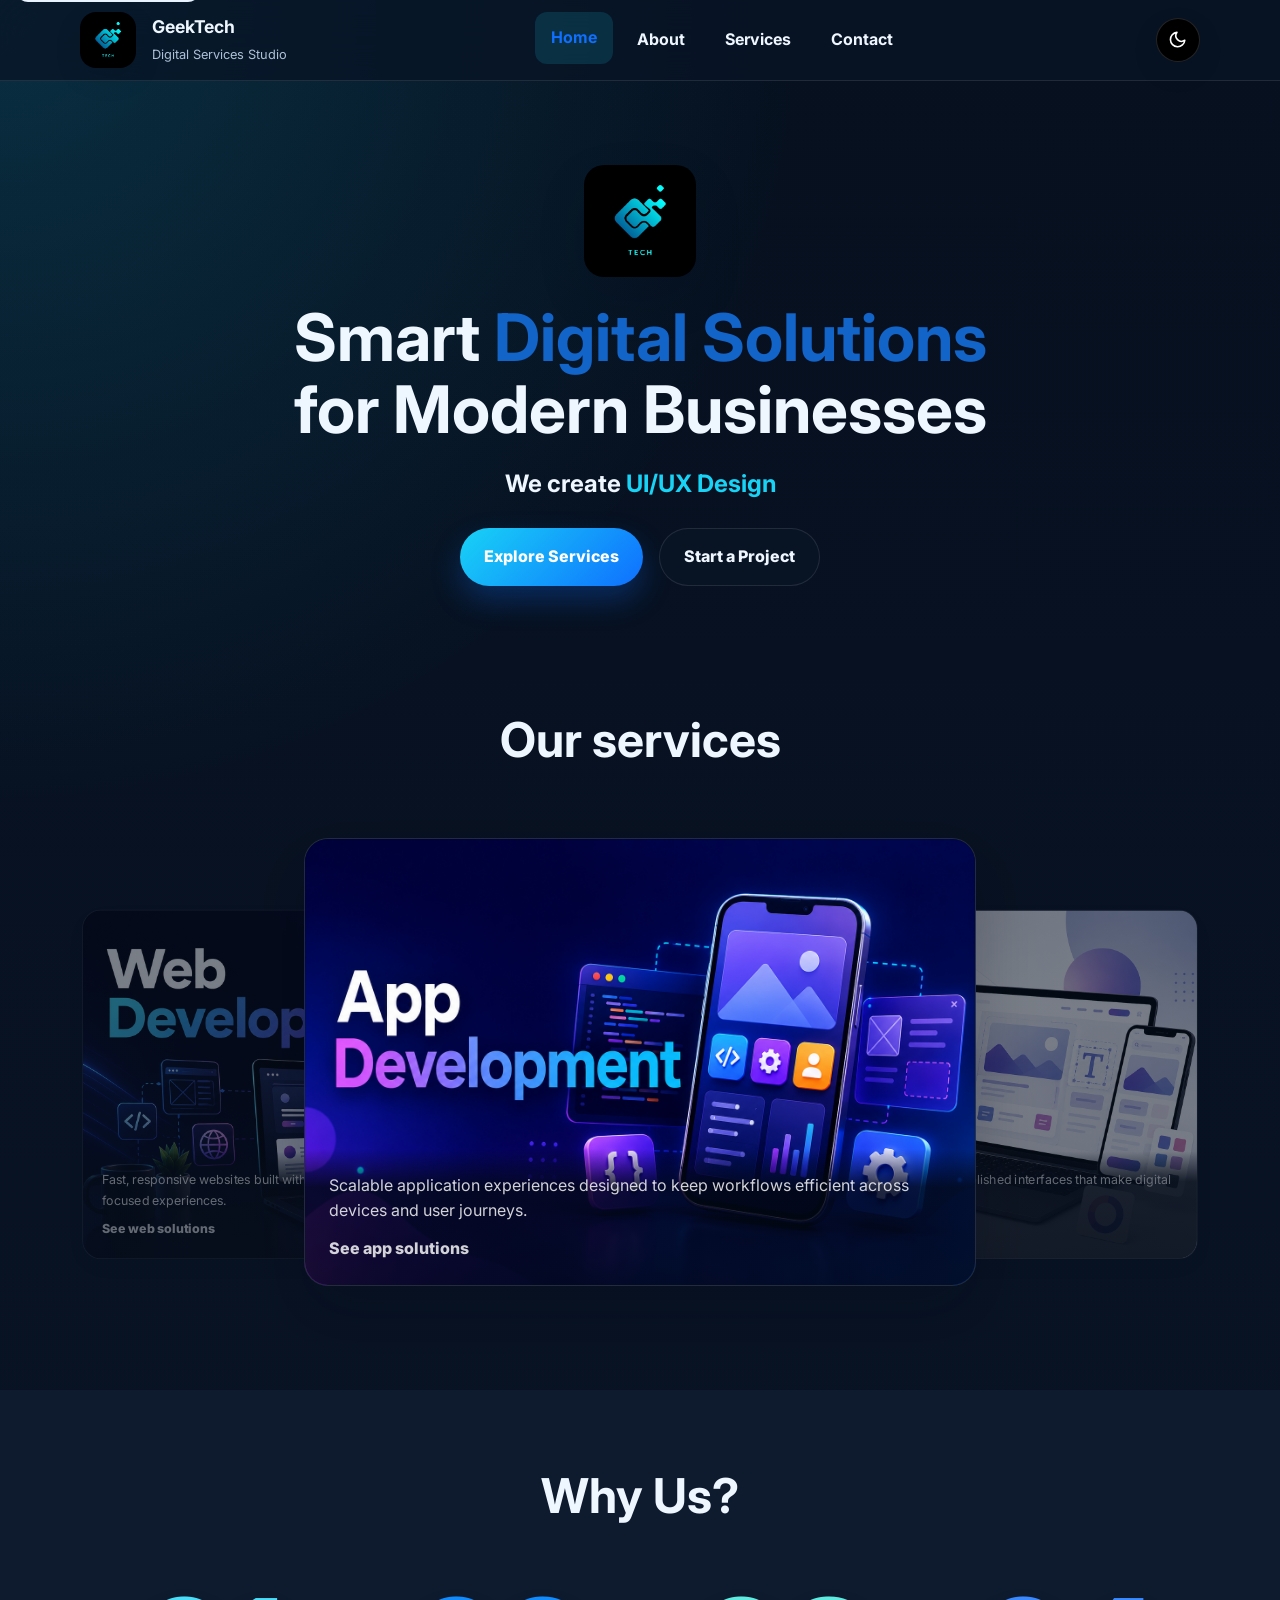
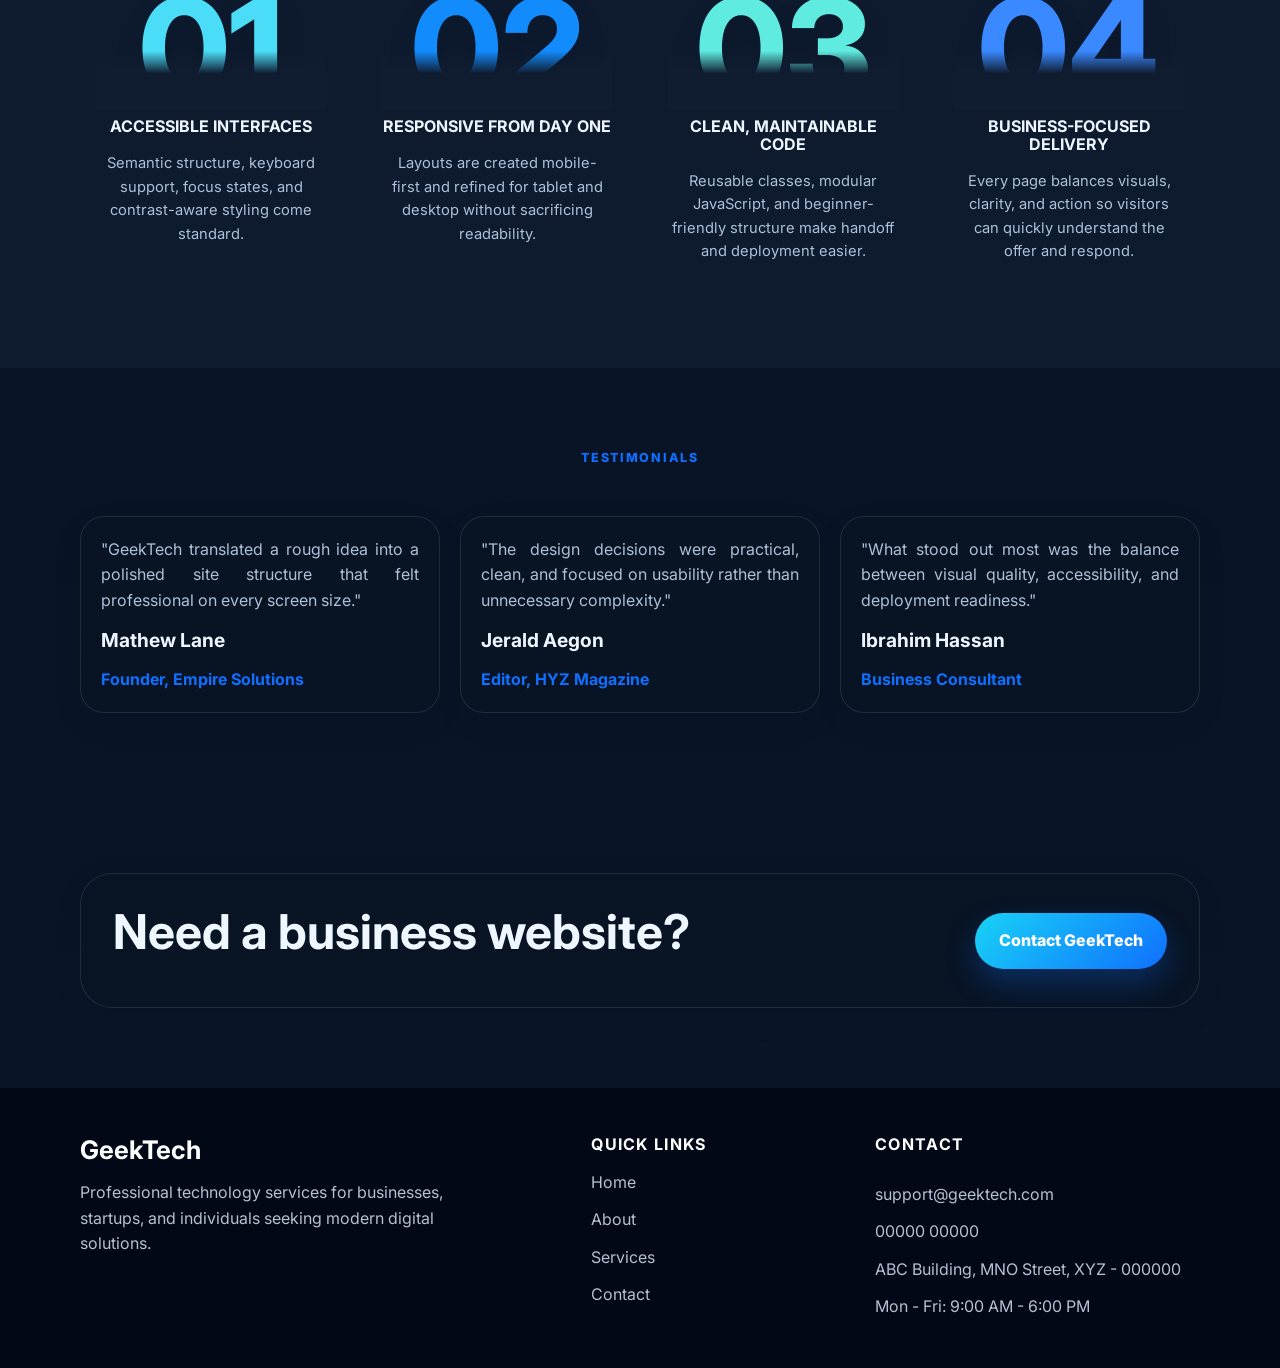
<file: index.html>
<!DOCTYPE html>
<html lang="en">
<head>
    <meta charset="UTF-8">
    <meta name="viewport" content="width=device-width, initial-scale=1.0">
    <meta name="description" content="GeekTech delivers web development, app development, and UI/UX design solutions for modern businesses.">
    <title>GeekTech | Smart Digital Solutions</title>
    <link rel="icon" type="image/jpeg" href="images/logo.jpg">
    <link rel="preconnect" href="https://fonts.googleapis.com">
    <link rel="preconnect" href="https://fonts.gstatic.com" crossorigin>
    <link href="https://fonts.googleapis.com/css2?family=Inter:wght@400;500;600;700;800&display=swap" rel="stylesheet">
    <link rel="stylesheet" href="css/style.css">
</head>
<body data-page="home">
    <a class="skip-link" href="#main-content">Skip to main content</a>

    <header class="site-header">
        <div class="container nav-container">
            <a class="brand-mark" href="index.html" aria-label="GeekTech home page">
                <img src="images/logo.jpg" alt="GeekTech brand logo" width="56" height="56">
                <span>
                    <strong>GeekTech</strong>
                    <small>Digital Services Studio</small>
                </span>
            </a>

            <button class="nav-toggle" type="button" aria-expanded="false" aria-controls="primary-navigation" aria-label="Open navigation menu">
                <span></span>
                <span></span>
                <span></span>
            </button>

            <nav class="primary-nav" aria-label="Primary navigation">
                <ul id="primary-navigation" class="nav-list">
                    <li><a href="index.html" data-nav-link="home">Home</a></li>
                    <li><a href="about.html" data-nav-link="about">About</a></li>
                    <li><a href="services.html" data-nav-link="services">Services</a></li>
                    <li><a href="contact.html" data-nav-link="contact">Contact</a></li>
                </ul>
            </nav>

            <button class="theme-toggle" type="button" aria-label="Toggle dark mode">
                <span class="theme-toggle__icon theme-toggle__icon--sun" aria-hidden="true">
                    <svg viewBox="0 0 24 24" role="img" focusable="false">
                        <circle cx="12" cy="12" r="4"></circle>
                        <path d="M12 2v2M12 20v2M4.93 4.93l1.41 1.41M17.66 17.66l1.41 1.41M2 12h2M20 12h2M4.93 19.07l1.41-1.41M17.66 6.34l1.41-1.41"></path>
                    </svg>
                </span>
                <span class="theme-toggle__icon theme-toggle__icon--moon" aria-hidden="true">
                    <svg viewBox="0 0 24 24" role="img" focusable="false">
                        <path d="M21 12.79A9 9 0 1 1 11.21 3 7 7 0 0 0 21 12.79z"></path>
                    </svg>
                </span>
            </button>
        </div>
    </header>

    <main id="main-content">
        <section class="hero-section">
            <div class="container hero-grid">
                <div class="hero-copy reveal">
                    <img class="hero-logo" src="images/logo.jpg" alt="GeekTech brand logo" width="112" height="112">
                    <h1 class="hero-title">
                        <span class="hero-title__line">Smart <span class="hero-title__accent">Digital Solutions</span></span>
                        <span class="hero-title__line">for Modern Businesses</span>
                    </h1>
                    <div class="typing-line" aria-live="polite">
                        We create <span id="typing-text">UI/UX Design</span>
                    </div>
                    <div class="hero-actions">
                        <a class="btn btn-primary" href="services.html">Explore Services</a>
                        <a class="btn btn-secondary" href="contact.html">Start a Project</a>
                    </div>
                </div>

            </div>
        </section>

        <section class="section reveal">
            <div class="container">
                <div class="section-heading section-heading--center">
                    <h2>Our services</h2>
                </div>

                <div class="card-grid card-grid--three services-stack" aria-label="GeekTech services">
                    <article class="info-card service-card" tabindex="0" aria-label="Web Development">
                        <img src="images/Web.png" alt="Web development service illustration" loading="lazy">
                        <div class="info-card__content">
                            <p>Fast, responsive websites built with strong structure, accessible UI, and conversion-focused experiences.</p>
                            <a class="text-link" href="services.html">See web solutions</a>
                        </div>
                    </article>

                    <article class="info-card service-card" tabindex="0" aria-label="App Development">
                        <img src="images/App.png" alt="App development service illustration" loading="lazy">
                        <div class="info-card__content">
                            <p>Scalable application experiences designed to keep workflows efficient across devices and user journeys.</p>
                            <a class="text-link" href="services.html">See app solutions</a>
                        </div>
                    </article>

                    <article class="info-card service-card" tabindex="0" aria-label="UI/UX Design">
                        <img src="images/uiux.png" alt="UI and UX design service illustration" loading="lazy">
                        <div class="info-card__content">
                            <p>Thoughtful user experiences, wireframes, and polished interfaces that make digital products easier to use.</p>
                            <a class="text-link" href="services.html">See design solutions</a>
                        </div>
                    </article>

                    <article class="info-card service-card" tabindex="0" aria-label="Automation">
                        <img src="images/automation.png" alt="Automation service illustration" loading="lazy">
                        <div class="info-card__content">
                            <p>Automation systems that reduce repetitive work, connect processes, and help teams move faster with less manual effort.</p>
                            <a class="text-link" href="services.html">See automation solutions</a>
                        </div>
                    </article>

                    <article class="info-card service-card" tabindex="0" aria-label="Digital Marketing">
                        <img src="images/marketing.png" alt="Digital marketing service illustration" loading="lazy">
                        <div class="info-card__content">
                            <p>Digital marketing support for stronger online visibility, clearer campaigns, and more focused audience engagement.</p>
                            <a class="text-link" href="services.html">See marketing solutions</a>
                        </div>
                    </article>
                </div>
            </div>
        </section>

        <section class="section section--muted reveal">
            <div class="container">
                <div class="section-heading section-heading--center">
                    <h2>Why Us?</h2>
                </div>
                <div class="feature-list why-us-list">
                    <article class="feature-card">
                        <span class="feature-card__number">01</span>
                        <h3>Accessible Interfaces</h3>
                        <p>Semantic structure, keyboard support, focus states, and contrast-aware styling come standard.</p>
                    </article>
                    <article class="feature-card">
                        <span class="feature-card__number">02</span>
                        <h3>Responsive From Day One</h3>
                        <p>Layouts are created mobile-first and refined for tablet and desktop without sacrificing readability.</p>
                    </article>
                    <article class="feature-card">
                        <span class="feature-card__number">03</span>
                        <h3>Clean, Maintainable Code</h3>
                        <p>Reusable classes, modular JavaScript, and beginner-friendly structure make handoff and deployment easier.</p>
                    </article>
                    <article class="feature-card">
                        <span class="feature-card__number">04</span>
                        <h3>Business-Focused Delivery</h3>
                        <p>Every page balances visuals, clarity, and action so visitors can quickly understand the offer and respond.</p>
                    </article>
                </div>
            </div>
        </section>

        <section class="section reveal">
            <div class="container">
                <div class="section-heading section-heading--center">
                    <p class="eyebrow">Testimonials</p>
                </div>

                <div class="card-grid card-grid--three">
                    <article class="testimonial-card">
                        <p>"GeekTech translated a rough idea into a polished site structure that felt professional on every screen size."</p>
                        <h3>Mathew Lane</h3>
                        <span>Founder, Empire Solutions</span>
                    </article>
                    <article class="testimonial-card">
                        <p>"The design decisions were practical, clean, and focused on usability rather than unnecessary complexity."</p>
                        <h3>Jerald Aegon</h3>
                        <span>Editor, HYZ Magazine</span>
                    </article>
                    <article class="testimonial-card">
                        <p>"What stood out most was the balance between visual quality, accessibility, and deployment readiness."</p>
                        <h3>Ibrahim Hassan</h3>
                        <span>Business Consultant</span>
                    </article>
                </div>
            </div>
        </section>

        <section class="section reveal">
            <div class="container cta-banner">
                <div>
                    <h2>Need a business website?</h2>
                </div>
                <a class="btn btn-primary" href="contact.html">Contact GeekTech</a>
            </div>
        </section>
    </main>

    <footer class="site-footer">
        <div class="container footer-grid">
            <div>
                <h2>GeekTech</h2>
                <p>Professional technology services for businesses, startups, and individuals seeking modern digital solutions.</p>
            </div>
            <div>
                <h3>Quick Links</h3>
                <ul class="footer-links">
                    <li><a href="index.html">Home</a></li>
                    <li><a href="about.html">About</a></li>
                    <li><a href="services.html">Services</a></li>
                    <li><a href="contact.html">Contact</a></li>
                </ul>
            </div>
            <div>
                <h3>Contact</h3>
                <p><a href="mailto:support@geektech.com">support@geektech.com</a></p>
                <p><a href="tel:0000000000">00000 00000</a></p>
                <p>ABC Building, MNO Street, XYZ - 000000</p>
                <p>Mon - Fri: 9:00 AM - 6:00 PM</p>
            </div>
        </div>
    </footer>

    <button class="scroll-top" type="button" aria-label="Scroll back to top">&#8593;</button>
    <script src="js/script.js"></script>
</body>
</html>
</file>
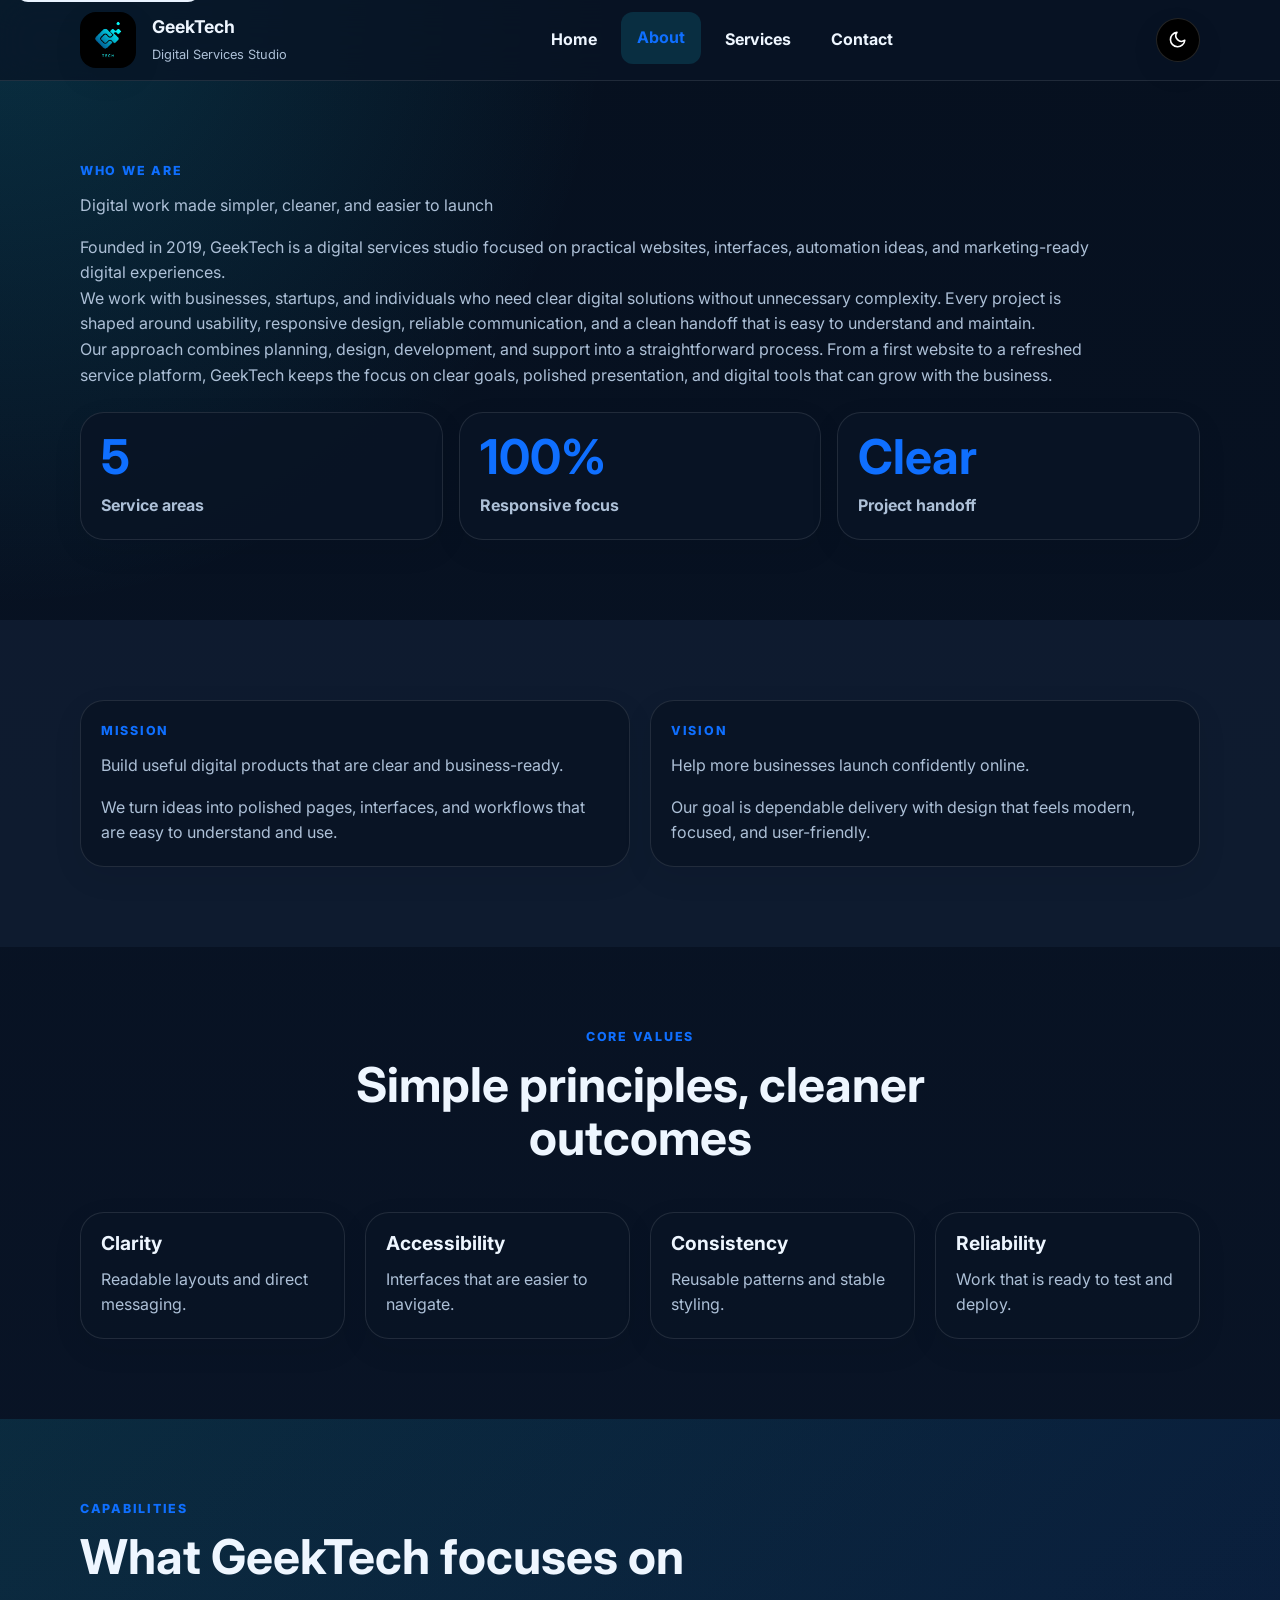
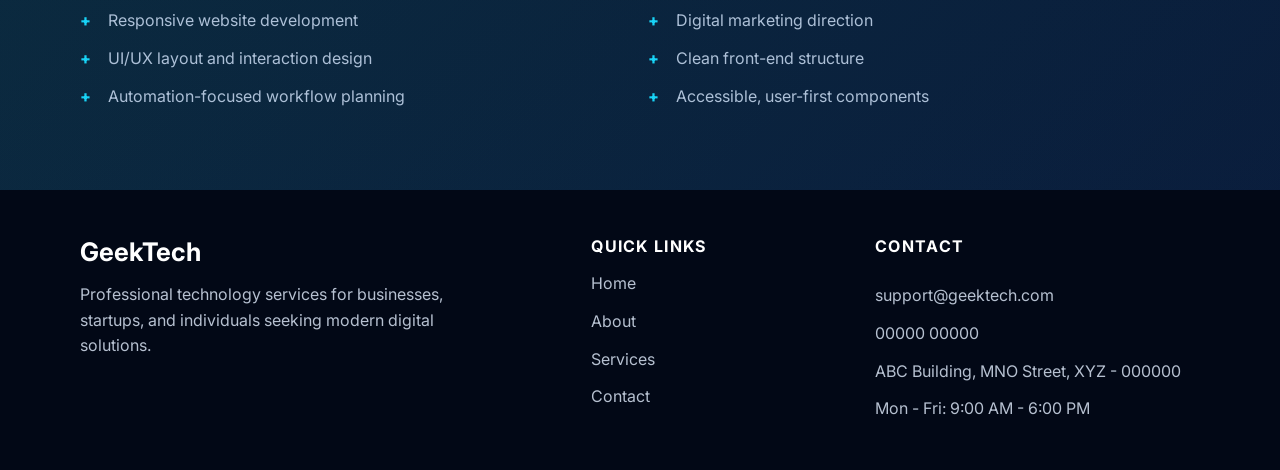
<file: about.html>
<!DOCTYPE html>
<html lang="en">
<head>
    <meta charset="UTF-8">
    <meta name="viewport" content="width=device-width, initial-scale=1.0">
    <meta name="description" content="Learn about GeekTech, its mission, values, and digital service focus.">
    <title>About GeekTech | Digital Services Studio</title>
    <link rel="icon" type="image/jpeg" href="images/logo.jpg">
    <link rel="preconnect" href="https://fonts.googleapis.com">
    <link rel="preconnect" href="https://fonts.gstatic.com" crossorigin>
    <link href="https://fonts.googleapis.com/css2?family=Inter:wght@400;500;600;700;800&display=swap" rel="stylesheet">
    <link rel="stylesheet" href="css/style.css">
</head>
<body data-page="about">
    <a class="skip-link" href="#main-content">Skip to main content</a>

    <header class="site-header">
        <div class="container nav-container">
            <a class="brand-mark" href="index.html" aria-label="GeekTech home page">
                <img src="images/logo.jpg" alt="GeekTech brand logo" width="56" height="56">
                <span>
                    <strong>GeekTech</strong>
                    <small>Digital Services Studio</small>
                </span>
            </a>

            <button class="nav-toggle" type="button" aria-expanded="false" aria-controls="primary-navigation" aria-label="Open navigation menu">
                <span></span>
                <span></span>
                <span></span>
            </button>

            <nav class="primary-nav" aria-label="Primary navigation">
                <ul id="primary-navigation" class="nav-list">
                    <li><a href="index.html" data-nav-link="home">Home</a></li>
                    <li><a href="about.html" data-nav-link="about">About</a></li>
                    <li><a href="services.html" data-nav-link="services">Services</a></li>
                    <li><a href="contact.html" data-nav-link="contact">Contact</a></li>
                </ul>
            </nav>

            <button class="theme-toggle" type="button" aria-label="Toggle dark mode">
                <span class="theme-toggle__icon theme-toggle__icon--sun" aria-hidden="true">
                    <svg viewBox="0 0 24 24" role="img" focusable="false">
                        <circle cx="12" cy="12" r="4"></circle>
                        <path d="M12 2v2M12 20v2M4.93 4.93l1.41 1.41M17.66 17.66l1.41 1.41M2 12h2M20 12h2M4.93 19.07l1.41-1.41M17.66 6.34l1.41-1.41"></path>
                    </svg>
                </span>
                <span class="theme-toggle__icon theme-toggle__icon--moon" aria-hidden="true">
                    <svg viewBox="0 0 24 24" role="img" focusable="false">
                        <path d="M21 12.79A9 9 0 1 1 11.21 3 7 7 0 0 0 21 12.79z"></path>
                    </svg>
                </span>
            </button>
        </div>
    </header>

    <main id="main-content">
        <section class="section reveal">
            <div class="container about-overview">
                <div class="about-overview__copy">
                    <p class="eyebrow">Who We Are</p>
                    <h2 class="text-sized-heading">Digital work made simpler, cleaner, and easier to launch</h2>
                    <p>Founded in 2019, GeekTech is a digital services studio focused on practical websites, interfaces, automation ideas, and marketing-ready digital experiences.</p>
                    <p>We work with businesses, startups, and individuals who need clear digital solutions without unnecessary complexity. Every project is shaped around usability, responsive design, reliable communication, and a clean handoff that is easy to understand and maintain.</p>
                    <p>Our approach combines planning, design, development, and support into a straightforward process. From a first website to a refreshed service platform, GeekTech keeps the focus on clear goals, polished presentation, and digital tools that can grow with the business.</p>
                </div>
                <div class="about-highlights" aria-label="GeekTech highlights">
                    <article>
                        <strong>5</strong>
                        <span>Service areas</span>
                    </article>
                    <article>
                        <strong>100%</strong>
                        <span>Responsive focus</span>
                    </article>
                    <article>
                        <strong>Clear</strong>
                        <span>Project handoff</span>
                    </article>
                </div>
            </div>
        </section>

        <section class="section section--muted reveal">
            <div class="container card-grid card-grid--two">
                <article class="mission-card">
                    <p class="eyebrow">Mission</p>
                    <h2 class="text-sized-heading">Build useful digital products that are clear and business-ready.</h2>
                    <p>We turn ideas into polished pages, interfaces, and workflows that are easy to understand and use.</p>
                </article>
                <article class="mission-card">
                    <p class="eyebrow">Vision</p>
                    <h2 class="text-sized-heading">Help more businesses launch confidently online.</h2>
                    <p>Our goal is dependable delivery with design that feels modern, focused, and user-friendly.</p>
                </article>
            </div>
        </section>

        <section class="section reveal">
            <div class="container">
                <div class="section-heading section-heading--center">
                    <p class="eyebrow">Core Values</p>
                    <h2>Simple principles, cleaner outcomes</h2>
                </div>
                <div class="card-grid card-grid--four">
                    <article class="value-card">
                        <h3>Clarity</h3>
                        <p>Readable layouts and direct messaging.</p>
                    </article>
                    <article class="value-card">
                        <h3>Accessibility</h3>
                        <p>Interfaces that are easier to navigate.</p>
                    </article>
                    <article class="value-card">
                        <h3>Consistency</h3>
                        <p>Reusable patterns and stable styling.</p>
                    </article>
                    <article class="value-card">
                        <h3>Reliability</h3>
                        <p>Work that is ready to test and deploy.</p>
                    </article>
                </div>
            </div>
        </section>

        <section class="section section--accent reveal">
            <div class="container about-capabilities">
                <div class="section-heading">
                    <p class="eyebrow">Capabilities</p>
                    <h2>What GeekTech focuses on</h2>
                </div>
                <div class="about-capabilities__grid">
                    <ul class="check-list">
                        <li>Responsive website development</li>
                        <li>UI/UX layout and interaction design</li>
                        <li>Automation-focused workflow planning</li>
                    </ul>
                    <ul class="check-list">
                        <li>Digital marketing direction</li>
                        <li>Clean front-end structure</li>
                        <li>Accessible, user-first components</li>
                    </ul>
                </div>
            </div>
        </section>
    </main>

    <footer class="site-footer">
        <div class="container footer-grid">
            <div>
                <h2>GeekTech</h2>
                <p>Professional technology services for businesses, startups, and individuals seeking modern digital solutions.</p>
            </div>
            <div>
                <h3>Quick Links</h3>
                <ul class="footer-links">
                    <li><a href="index.html">Home</a></li>
                    <li><a href="about.html">About</a></li>
                    <li><a href="services.html">Services</a></li>
                    <li><a href="contact.html">Contact</a></li>
                </ul>
            </div>
            <div>
                <h3>Contact</h3>
                <p><a href="mailto:support@geektech.com">support@geektech.com</a></p>
                <p><a href="tel:0000000000">00000 00000</a></p>
                <p>ABC Building, MNO Street, XYZ - 000000</p>
                <p>Mon - Fri: 9:00 AM - 6:00 PM</p>
            </div>
        </div>
    </footer>

    <button class="scroll-top" type="button" aria-label="Scroll back to top">&#8593;</button>
    <script src="js/script.js"></script>
</body>
</html>
</file>
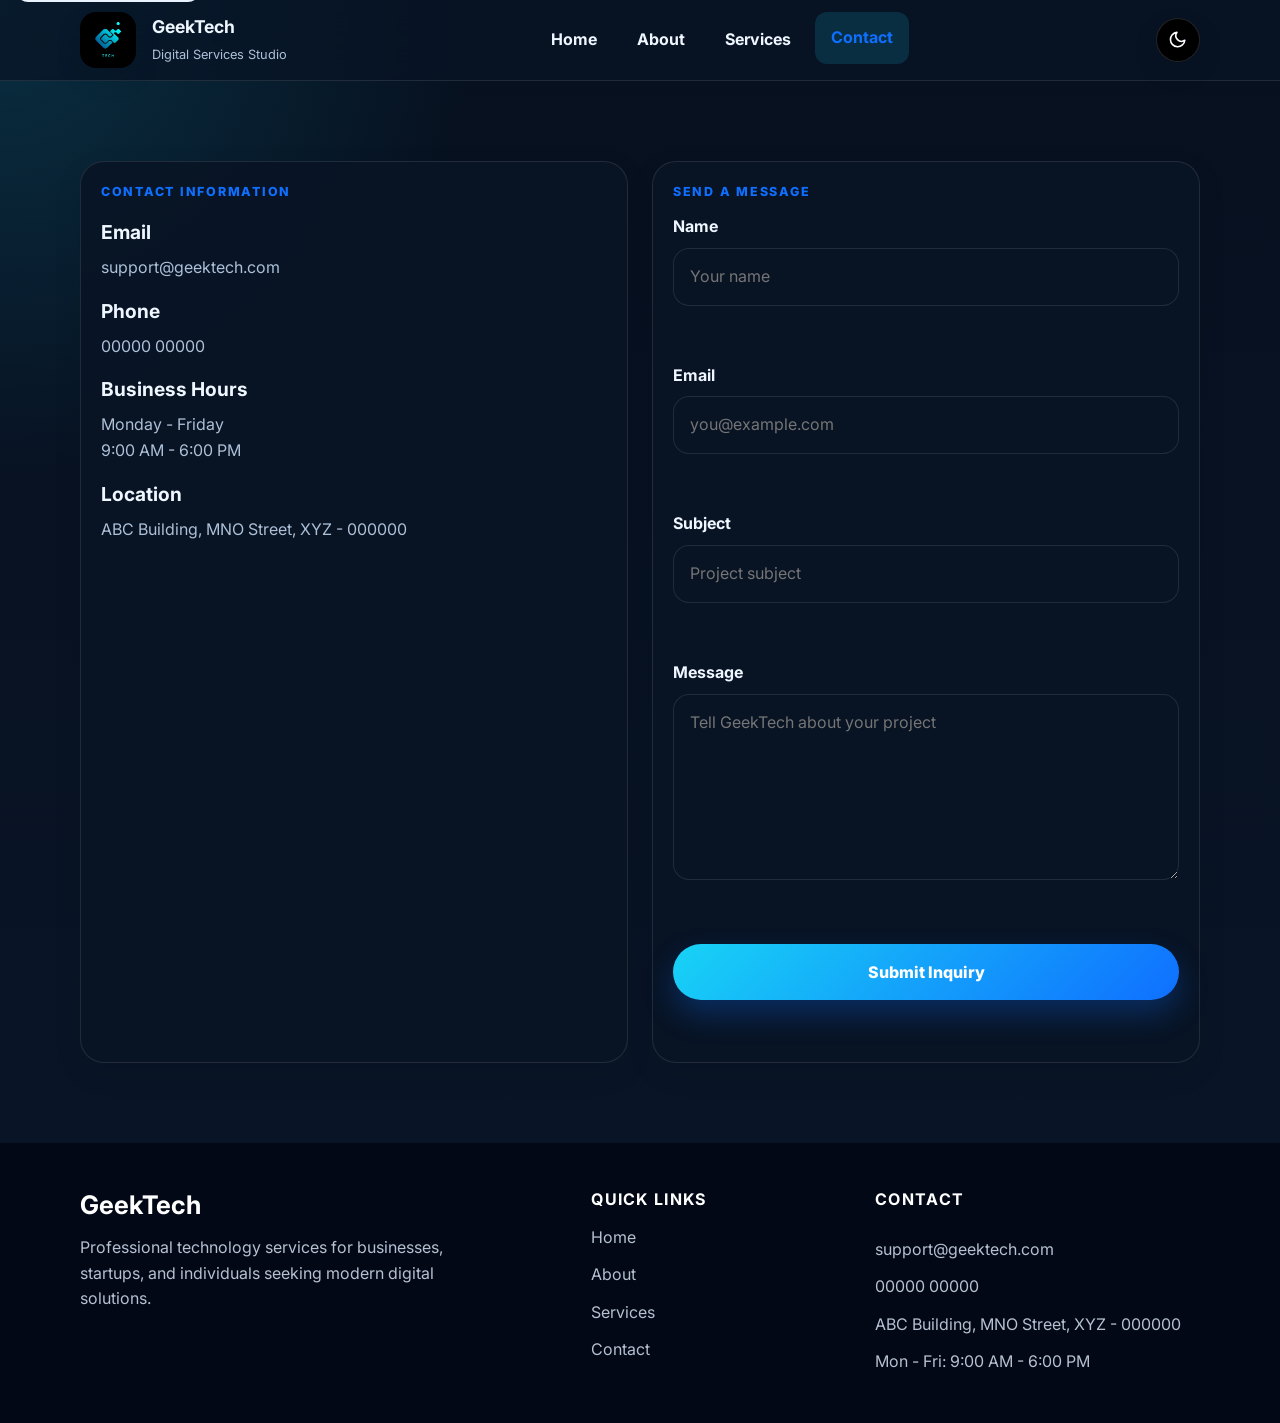
<file: contact.html>
<!DOCTYPE html>
<html lang="en">
<head>
    <meta charset="UTF-8">
    <meta name="viewport" content="width=device-width, initial-scale=1.0">
    <meta name="description" content="Contact GeekTech for web development, app development, and UI/UX design services.">
    <title>Contact GeekTech | Let's Start Your Project</title>
    <link rel="icon" type="image/jpeg" href="images/logo.jpg">
    <link rel="preconnect" href="https://fonts.googleapis.com">
    <link rel="preconnect" href="https://fonts.gstatic.com" crossorigin>
    <link href="https://fonts.googleapis.com/css2?family=Inter:wght@400;500;600;700;800&display=swap" rel="stylesheet">
    <link rel="stylesheet" href="css/style.css">
</head>
<body data-page="contact">
    <a class="skip-link" href="#main-content">Skip to main content</a>

    <header class="site-header">
        <div class="container nav-container">
            <a class="brand-mark" href="index.html" aria-label="GeekTech home page">
                <img src="images/logo.jpg" alt="GeekTech brand logo" width="56" height="56">
                <span>
                    <strong>GeekTech</strong>
                    <small>Digital Services Studio</small>
                </span>
            </a>

            <button class="nav-toggle" type="button" aria-expanded="false" aria-controls="primary-navigation" aria-label="Open navigation menu">
                <span></span>
                <span></span>
                <span></span>
            </button>

            <nav class="primary-nav" aria-label="Primary navigation">
                <ul id="primary-navigation" class="nav-list">
                    <li><a href="index.html" data-nav-link="home">Home</a></li>
                    <li><a href="about.html" data-nav-link="about">About</a></li>
                    <li><a href="services.html" data-nav-link="services">Services</a></li>
                    <li><a href="contact.html" data-nav-link="contact">Contact</a></li>
                </ul>
            </nav>

            <button class="theme-toggle" type="button" aria-label="Toggle dark mode">
                <span class="theme-toggle__icon theme-toggle__icon--sun" aria-hidden="true">
                    <svg viewBox="0 0 24 24" role="img" focusable="false">
                        <circle cx="12" cy="12" r="4"></circle>
                        <path d="M12 2v2M12 20v2M4.93 4.93l1.41 1.41M17.66 17.66l1.41 1.41M2 12h2M20 12h2M4.93 19.07l1.41-1.41M17.66 6.34l1.41-1.41"></path>
                    </svg>
                </span>
                <span class="theme-toggle__icon theme-toggle__icon--moon" aria-hidden="true">
                    <svg viewBox="0 0 24 24" role="img" focusable="false">
                        <path d="M21 12.79A9 9 0 1 1 11.21 3 7 7 0 0 0 21 12.79z"></path>
                    </svg>
                </span>
            </button>
        </div>
    </header>

    <main id="main-content">
        <section class="section reveal">
            <div class="container contact-layout">
                <div class="contact-panel">
                    <p class="eyebrow">Contact Information</p>
                    <div class="contact-details">
                        <article>
                            <h3>Email</h3>
                            <p><a href="mailto:support@geektech.com">support@geektech.com</a></p>
                        </article>
                        <article>
                            <h3>Phone</h3>
                            <p><a href="tel:0000000000">00000 00000</a></p>
                        </article>
                        <article>
                            <h3>Business Hours</h3>
                            <p>Monday - Friday</p>
                            <p>9:00 AM - 6:00 PM</p>
                        </article>
                        <article>
                            <h3>Location</h3>
                            <p>ABC Building, MNO Street, XYZ - 000000</p>
                        </article>
                    </div>

                </div>

                <div class="form-panel">
                    <p class="eyebrow">Send a Message</p>
                    <form id="contactForm" novalidate>
                        <div class="form-group">
                            <label for="name">Name</label>
                            <input id="name" name="name" type="text" placeholder="Your name" aria-describedby="nameError">
                            <small id="nameError" class="error-message" aria-live="polite"></small>
                        </div>

                        <div class="form-group">
                            <label for="email">Email</label>
                            <input id="email" name="email" type="email" placeholder="you@example.com" aria-describedby="emailError">
                            <small id="emailError" class="error-message" aria-live="polite"></small>
                        </div>

                        <div class="form-group">
                            <label for="subject">Subject</label>
                            <input id="subject" name="subject" type="text" placeholder="Project subject" aria-describedby="subjectError">
                            <small id="subjectError" class="error-message" aria-live="polite"></small>
                        </div>

                        <div class="form-group">
                            <label for="message">Message</label>
                            <textarea id="message" name="message" rows="6" placeholder="Tell GeekTech about your project" aria-describedby="messageError"></textarea>
                            <small id="messageError" class="error-message" aria-live="polite"></small>
                        </div>

                        <button class="btn btn-primary btn-full" type="submit">Submit Inquiry</button>
                        <p id="formStatus" class="form-status" aria-live="polite"></p>
                    </form>
                </div>
            </div>
        </section>
    </main>

    <footer class="site-footer">
        <div class="container footer-grid">
            <div>
                <h2>GeekTech</h2>
                <p>Professional technology services for businesses, startups, and individuals seeking modern digital solutions.</p>
            </div>
            <div>
                <h3>Quick Links</h3>
                <ul class="footer-links">
                    <li><a href="index.html">Home</a></li>
                    <li><a href="about.html">About</a></li>
                    <li><a href="services.html">Services</a></li>
                    <li><a href="contact.html">Contact</a></li>
                </ul>
            </div>
            <div>
                <h3>Contact</h3>
                <p><a href="mailto:support@geektech.com">support@geektech.com</a></p>
                <p><a href="tel:0000000000">00000 00000</a></p>
                <p>ABC Building, MNO Street, XYZ - 000000</p>
                <p>Mon - Fri: 9:00 AM - 6:00 PM</p>
            </div>
        </div>
    </footer>

    <button class="scroll-top" type="button" aria-label="Scroll back to top">&#8593;</button>
    <script src="js/script.js"></script>
</body>
</html>
</file>
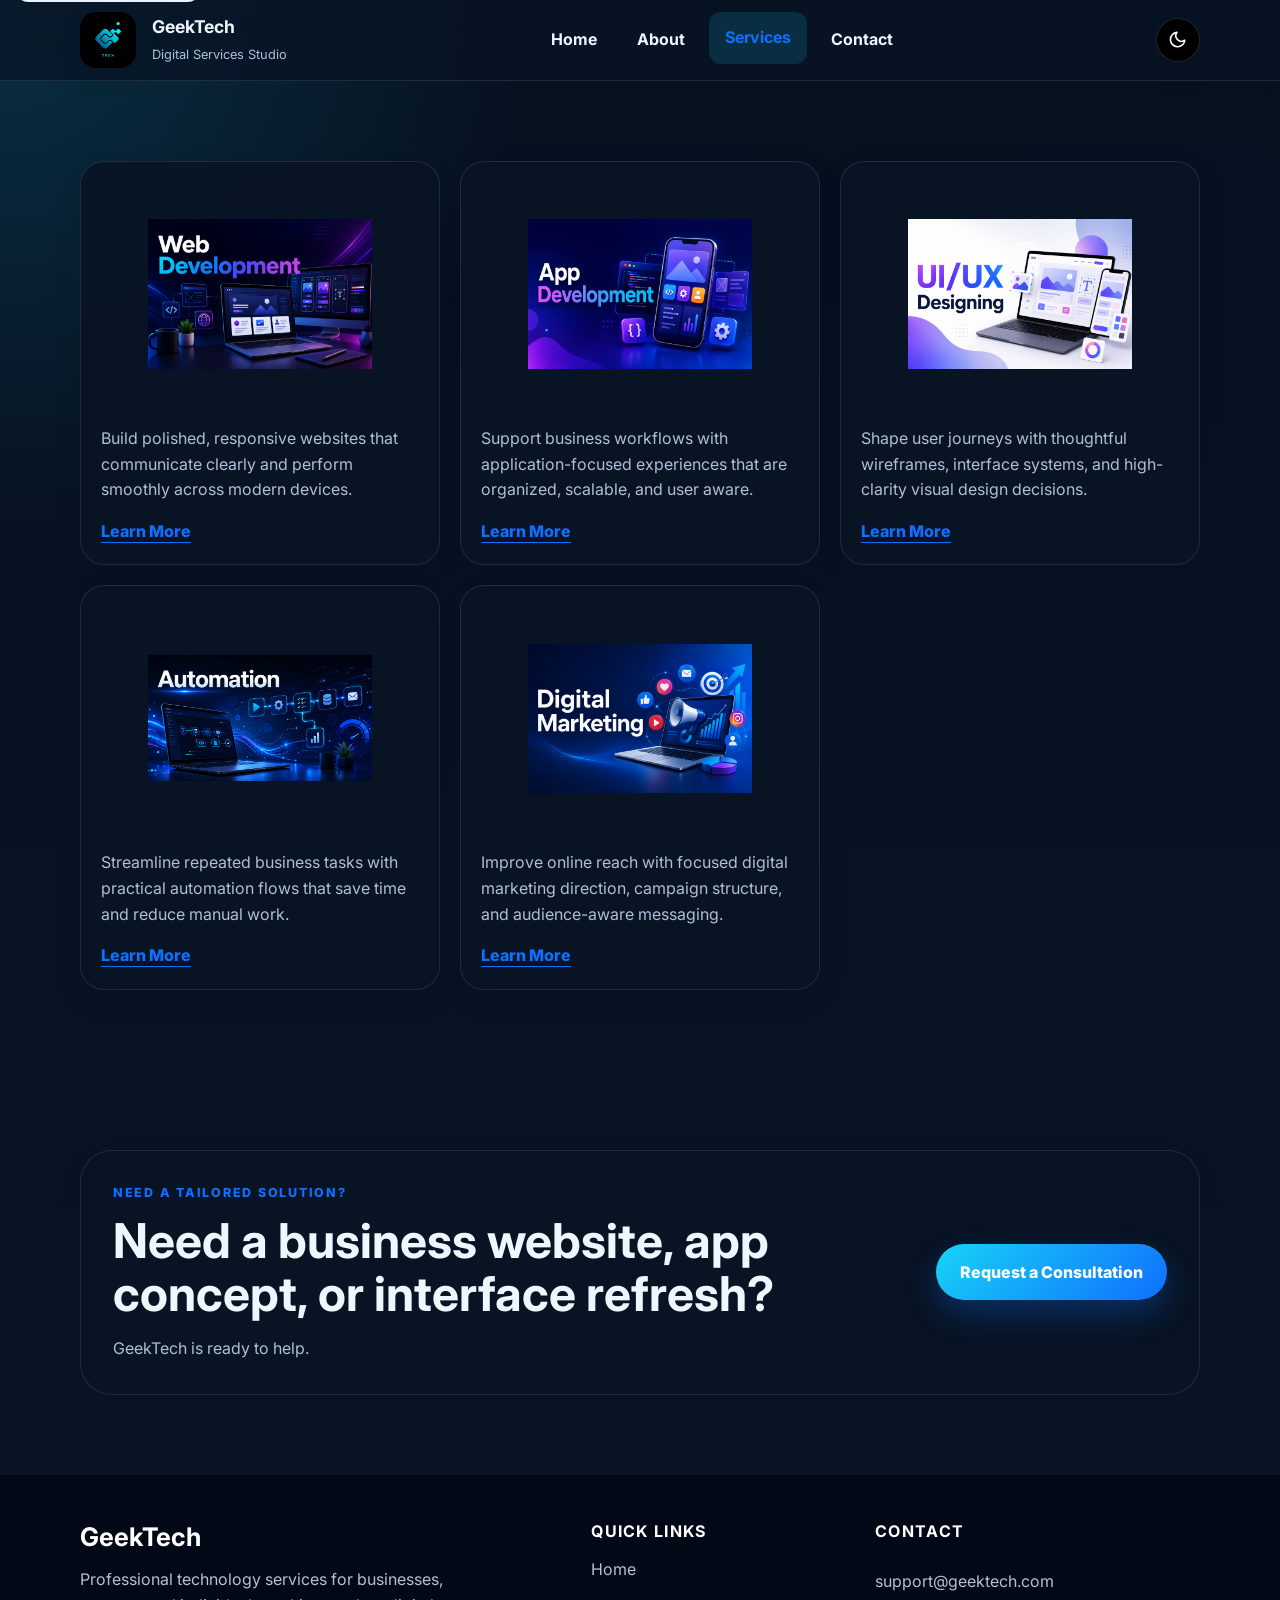
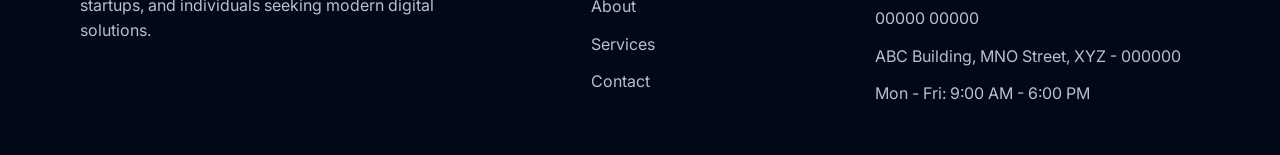
<file: services.html>
<!DOCTYPE html>
<html lang="en">
<head>
    <meta charset="UTF-8">
    <meta name="viewport" content="width=device-width, initial-scale=1.0">
    <meta name="description" content="Explore GeekTech services including web development, app development, UI/UX design, automation, and digital marketing.">
    <title>GeekTech Services | Web, App, UI/UX, Automation & Marketing</title>
    <link rel="icon" type="image/jpeg" href="images/logo.jpg">
    <link rel="preconnect" href="https://fonts.googleapis.com">
    <link rel="preconnect" href="https://fonts.gstatic.com" crossorigin>
    <link href="https://fonts.googleapis.com/css2?family=Inter:wght@400;500;600;700;800&display=swap" rel="stylesheet">
    <link rel="stylesheet" href="css/style.css">
</head>
<body data-page="services">
    <a class="skip-link" href="#main-content">Skip to main content</a>

    <header class="site-header">
        <div class="container nav-container">
            <a class="brand-mark" href="index.html" aria-label="GeekTech home page">
                <img src="images/logo.jpg" alt="GeekTech brand logo" width="56" height="56">
                <span>
                    <strong>GeekTech</strong>
                    <small>Digital Services Studio</small>
                </span>
            </a>

            <button class="nav-toggle" type="button" aria-expanded="false" aria-controls="primary-navigation" aria-label="Open navigation menu">
                <span></span>
                <span></span>
                <span></span>
            </button>

            <nav class="primary-nav" aria-label="Primary navigation">
                <ul id="primary-navigation" class="nav-list">
                    <li><a href="index.html" data-nav-link="home">Home</a></li>
                    <li><a href="about.html" data-nav-link="about">About</a></li>
                    <li><a href="services.html" data-nav-link="services">Services</a></li>
                    <li><a href="contact.html" data-nav-link="contact">Contact</a></li>
                </ul>
            </nav>

            <button class="theme-toggle" type="button" aria-label="Toggle dark mode">
                <span class="theme-toggle__icon theme-toggle__icon--sun" aria-hidden="true">
                    <svg viewBox="0 0 24 24" role="img" focusable="false">
                        <circle cx="12" cy="12" r="4"></circle>
                        <path d="M12 2v2M12 20v2M4.93 4.93l1.41 1.41M17.66 17.66l1.41 1.41M2 12h2M20 12h2M4.93 19.07l1.41-1.41M17.66 6.34l1.41-1.41"></path>
                    </svg>
                </span>
                <span class="theme-toggle__icon theme-toggle__icon--moon" aria-hidden="true">
                    <svg viewBox="0 0 24 24" role="img" focusable="false">
                        <path d="M21 12.79A9 9 0 1 1 11.21 3 7 7 0 0 0 21 12.79z"></path>
                    </svg>
                </span>
            </button>
        </div>
    </header>

    <main id="main-content">
        <section class="section reveal">
            <div class="container card-grid card-grid--three">
                <article class="service-panel service-card" tabindex="0" aria-label="Web Development">
                    <img src="images/Web.png" alt="Web development service illustration" loading="eager">
                    <div class="service-panel__body">
                        <p class="service-summary">Build polished, responsive websites that communicate clearly and perform smoothly across modern devices.</p>
                        <button class="service-toggle" type="button" aria-expanded="false">Learn More</button>
                        <div class="service-details" hidden>
                            <p>GeekTech develops business websites, landing pages, and front-end experiences with semantic HTML, scalable CSS, and purposeful JavaScript.</p>
                            <ul class="check-list">
                                <li>Responsive business websites</li>
                                <li>Landing page design and build</li>
                                <li>Performance-aware front-end structure</li>
                            </ul>
                        </div>
                    </div>
                </article>

                <article class="service-panel service-card" tabindex="0" aria-label="App Development">
                    <img src="images/App.png" alt="App development service illustration" loading="lazy">
                    <div class="service-panel__body">
                        <p class="service-summary">Support business workflows with application-focused experiences that are organized, scalable, and user aware.</p>
                        <button class="service-toggle" type="button" aria-expanded="false">Learn More</button>
                        <div class="service-details" hidden>
                            <p>From dashboard concepts to product-oriented interfaces, GeekTech approaches app development with clarity, usability, and maintainability in mind.</p>
                            <ul class="check-list">
                                <li>User-focused interface planning</li>
                                <li>Scalable front-end components</li>
                                <li>Cross-device experience thinking</li>
                            </ul>
                        </div>
                    </div>
                </article>

                <article class="service-panel service-card" tabindex="0" aria-label="UI/UX Design">
                    <img src="images/uiux.png" alt="UI and UX design service illustration" loading="lazy">
                    <div class="service-panel__body">
                        <p class="service-summary">Shape user journeys with thoughtful wireframes, interface systems, and high-clarity visual design decisions.</p>
                        <button class="service-toggle" type="button" aria-expanded="false">Learn More</button>
                        <div class="service-details" hidden>
                            <p>GeekTech designs interfaces that feel intuitive and modern while keeping navigation simple, readable, and aligned with business goals.</p>
                            <ul class="check-list">
                                <li>Wireframes and layout systems</li>
                                <li>Design consistency and hierarchy</li>
                                <li>Accessibility-aware interaction design</li>
                            </ul>
                        </div>
                    </div>
                </article>

                <article class="service-panel service-card" tabindex="0" aria-label="Automation">
                    <img src="images/automation.png" alt="Automation service illustration" loading="lazy">
                    <div class="service-panel__body">
                        <p class="service-summary">Streamline repeated business tasks with practical automation flows that save time and reduce manual work.</p>
                        <button class="service-toggle" type="button" aria-expanded="false">Learn More</button>
                        <div class="service-details" hidden>
                            <p>GeekTech helps identify repetitive steps, map cleaner workflows, and build automation-friendly digital processes for growing teams.</p>
                            <ul class="check-list">
                                <li>Workflow planning and simplification</li>
                                <li>Task automation concepts</li>
                                <li>Process-focused digital systems</li>
                            </ul>
                        </div>
                    </div>
                </article>

                <article class="service-panel service-card" tabindex="0" aria-label="Digital Marketing">
                    <img src="images/marketing.png" alt="Digital marketing service illustration" loading="lazy">
                    <div class="service-panel__body">
                        <p class="service-summary">Improve online reach with focused digital marketing direction, campaign structure, and audience-aware messaging.</p>
                        <button class="service-toggle" type="button" aria-expanded="false">Learn More</button>
                        <div class="service-details" hidden>
                            <p>GeekTech supports digital marketing plans that connect brand clarity, website messaging, and practical content direction.</p>
                            <ul class="check-list">
                                <li>Campaign and content planning</li>
                                <li>Audience-focused messaging</li>
                                <li>Online visibility strategy</li>
                            </ul>
                        </div>
                    </div>
                </article>
            </div>
        </section>

        <section class="section reveal">
            <div class="container cta-banner">
                <div>
                    <p class="eyebrow">Need a tailored solution?</p>
                    <h2>Need a business website, app concept, or interface refresh?</h2>
                    <p>GeekTech is ready to help.</p>
                </div>
                <a class="btn btn-primary" href="contact.html">Request a Consultation</a>
            </div>
        </section>
    </main>

    <footer class="site-footer">
        <div class="container footer-grid">
            <div>
                <h2>GeekTech</h2>
                <p>Professional technology services for businesses, startups, and individuals seeking modern digital solutions.</p>
            </div>
            <div>
                <h3>Quick Links</h3>
                <ul class="footer-links">
                    <li><a href="index.html">Home</a></li>
                    <li><a href="about.html">About</a></li>
                    <li><a href="services.html">Services</a></li>
                    <li><a href="contact.html">Contact</a></li>
                </ul>
            </div>
            <div>
                <h3>Contact</h3>
                <p><a href="mailto:support@geektech.com">support@geektech.com</a></p>
                <p><a href="tel:0000000000">00000 00000</a></p>
                <p>ABC Building, MNO Street, XYZ - 000000</p>
                <p>Mon - Fri: 9:00 AM - 6:00 PM</p>
            </div>
        </div>
    </footer>

    <button class="scroll-top" type="button" aria-label="Scroll back to top">&#8593;</button>
    <script src="js/script.js"></script>
</body>
</html>
</file>
<file: css/style.css>
/* =========================
   GeekTech global styles
   Mobile-first responsive system
   ========================= */

/* Reset */
*,
*::before,
*::after {
    box-sizing: border-box;
    margin: 0;
    padding: 0;
}

:root {
    --color-primary: #18d3f6;
    --color-secondary: #0f6fff;
    --color-accent: #8cf9d2;
    --color-surface: #ffffff;
    --color-surface-muted: #eef6fb;
    --color-surface-dark: #07111f;
    --color-surface-deep: #020816;
    --color-text: #102033;
    --color-text-soft: #5d6b7d;
    --color-border: rgba(16, 32, 51, 0.12);
    --color-shadow: rgba(2, 8, 22, 0.14);
    --gradient-hero: linear-gradient(135deg, rgba(2, 8, 22, 0.94), rgba(10, 40, 89, 0.82));
    --gradient-accent: linear-gradient(135deg, #18d3f6, #0f6fff);
    --font-heading: "Inter", Arial, sans-serif;
    --font-body: "Inter", Arial, sans-serif;
    --radius-sm: 0.75rem;
    --radius-md: 1rem;
    --radius-lg: 1.5rem;
    --radius-xl: 2rem;
    --shadow-sm: 0 10px 30px rgba(2, 8, 22, 0.08);
    --shadow-md: 0 20px 50px rgba(2, 8, 22, 0.12);
    --shadow-lg: 0 25px 60px rgba(2, 8, 22, 0.22);
    --container-width: min(1120px, calc(100% - 2rem));
    --space-1: 0.5rem;
    --space-2: 0.75rem;
    --space-3: 1rem;
    --space-4: 1.25rem;
    --space-5: 1.5rem;
    --space-6: 2rem;
    --space-7: 3rem;
    --space-8: 4rem;
    --space-9: 5rem;
    --transition: 0.3s ease;
}

body.dark-mode {
    --color-surface: #091425;
    --color-surface-muted: #101d31;
    --color-surface-dark: #e9f3ff;
    --color-surface-deep: #020816;
    --color-text: #eef6ff;
    --color-text-soft: #adc0d7;
    --color-border: rgba(255, 255, 255, 0.1);
    --color-shadow: rgba(0, 0, 0, 0.4);
}

html {
    scroll-behavior: smooth;
}

body {
    font-family: var(--font-body);
    color: var(--color-text);
    background:
        radial-gradient(circle at top left, rgba(24, 211, 246, 0.12), transparent 28%),
        linear-gradient(180deg, #f8fbff 0%, #edf4fb 100%);
    line-height: 1.6;
    min-height: 100vh;
}

body.dark-mode {
    background:
        radial-gradient(circle at top left, rgba(24, 211, 246, 0.16), transparent 25%),
        linear-gradient(180deg, #06101f 0%, #0a1528 100%);
}

.js-enabled main,
.js-enabled .site-footer {
    opacity: 0;
    transform: translateY(0.85rem);
    transition: opacity 0.32s ease, transform 0.32s ease;
}

.js-enabled.page-transition-ready main,
.js-enabled.page-transition-ready .site-footer {
    opacity: 1;
    transform: translateY(0);
}

.js-enabled.page-transition-exit main,
.js-enabled.page-transition-exit .site-footer {
    opacity: 0;
    transform: translateY(-0.55rem);
}

img {
    display: block;
    max-width: 100%;
}

a {
    color: inherit;
    text-decoration: none;
}

button,
input,
textarea {
    font: inherit;
}

button {
    cursor: pointer;
    border: none;
    background: none;
}

ul {
    list-style: none;
}

/* Accessibility helpers */
.skip-link {
    position: absolute;
    left: 1rem;
    top: -3rem;
    background: var(--color-surface-dark);
    color: #fff;
    padding: 0.75rem 1rem;
    border-radius: var(--radius-sm);
    z-index: 1000;
    transition: top var(--transition);
}

.skip-link:focus {
    top: 1rem;
}

:focus-visible {
    outline: 3px solid var(--color-primary);
    outline-offset: 4px;
}

.container {
    width: var(--container-width);
    margin-inline: auto;
}

.section {
    padding: var(--space-8) 0;
}

.section--muted {
    background: color-mix(in srgb, var(--color-surface-muted) 86%, transparent);
}

.section--accent {
    background: linear-gradient(135deg, rgba(24, 211, 246, 0.12), rgba(15, 111, 255, 0.1));
}

.eyebrow {
    color: var(--color-secondary);
    font-weight: 800;
    text-transform: uppercase;
    letter-spacing: 0.14em;
    font-size: 0.78rem;
    margin-bottom: var(--space-2);
}

h1,
h2,
h3 {
    font-family: var(--font-heading);
    line-height: 1.1;
}

h1 {
    font-size: clamp(2.5rem, 6vw, 4.8rem);
    margin-bottom: var(--space-4);
}

h2 {
    font-size: clamp(1.9rem, 4vw, 3rem);
    margin-bottom: var(--space-3);
}

h3 {
    font-size: 1.2rem;
    margin-bottom: var(--space-2);
}

.text-sized-heading {
    font-family: var(--font-body);
    font-size: 1rem;
    line-height: 1.6;
    font-weight: 400;
    color: var(--color-text-soft);
    margin-bottom: var(--space-3);
}

p {
    color: var(--color-text-soft);
}

.section-heading {
    max-width: 46rem;
    margin-bottom: var(--space-7);
}

.section-heading--center {
    margin-inline: auto;
    text-align: center;
}

/* Header and nav */
.site-header {
    position: sticky;
    top: 0;
    z-index: 100;
    backdrop-filter: blur(18px);
    background: color-mix(in srgb, var(--color-surface) 76%, transparent);
    border-bottom: 1px solid var(--color-border);
}

.nav-container {
    display: flex;
    align-items: center;
    justify-content: space-between;
    gap: var(--space-3);
    min-height: 5rem;
    position: relative;
}

.brand-mark {
    display: inline-flex;
    align-items: center;
    gap: var(--space-3);
    font-family: var(--font-heading);
}

.brand-mark img {
    width: 3.5rem;
    height: 3.5rem;
    object-fit: cover;
    border-radius: 1rem;
    box-shadow: var(--shadow-sm);
}

.brand-mark strong {
    display: block;
    font-size: 1.1rem;
}

.brand-mark small {
    color: var(--color-text-soft);
    font-size: 0.8rem;
}

.nav-toggle {
    display: inline-flex;
    flex-direction: column;
    gap: 0.3rem;
    padding: 0.65rem;
    border-radius: 0.8rem;
    background: color-mix(in srgb, var(--color-surface-muted) 80%, transparent);
}

.nav-toggle span {
    width: 1.5rem;
    height: 2px;
    background: var(--color-text);
    transition: transform var(--transition), opacity var(--transition);
}

.nav-list {
    position: absolute;
    right: 0;
    top: calc(100% + 0.75rem);
    width: min(18rem, 100%);
    display: none;
    flex-direction: column;
    gap: var(--space-1);
    background: var(--color-surface);
    border: 1px solid var(--color-border);
    border-radius: var(--radius-lg);
    padding: var(--space-3);
    box-shadow: var(--shadow-md);
}

.nav-list.is-open {
    display: flex;
}

.nav-list a {
    display: block;
    padding: 0.85rem 1rem;
    border-radius: var(--radius-sm);
    font-weight: 700;
    transition: background var(--transition), color var(--transition), transform var(--transition);
}

.nav-list a:hover,
.nav-list a.active {
    background: color-mix(in srgb, var(--color-primary) 14%, transparent);
    color: var(--color-secondary);
    transform: translateX(4px);
}

.theme-toggle {
    position: relative;
    display: inline-flex;
    align-items: center;
    justify-content: center;
    width: 2.75rem;
    min-width: 2.75rem;
    height: 2.75rem;
    padding: 0;
    border-radius: 999px;
    background: #020816;
    color: #fff;
    border: 1px solid rgba(255, 255, 255, 0.14);
    box-shadow: var(--shadow-sm);
    transition: background var(--transition), color var(--transition), border-color var(--transition);
}

.theme-toggle__icon {
    display: none;
    width: 1.2rem;
    height: 1.2rem;
}

.theme-toggle__icon svg {
    width: 100%;
    height: 100%;
    fill: none;
    stroke: currentColor;
    stroke-linecap: round;
    stroke-linejoin: round;
    stroke-width: 2;
}

.theme-toggle--light {
    background: #e7e9ed;
    color: #111827;
    border-color: rgba(17, 24, 39, 0.14);
}

.theme-toggle--dark {
    background: #000;
    color: #fff;
}

.theme-toggle--light .theme-toggle__icon--sun,
.theme-toggle--dark .theme-toggle__icon--moon {
    display: block;
}

/* Buttons */
.btn {
    display: inline-flex;
    align-items: center;
    justify-content: center;
    gap: 0.5rem;
    border-radius: 999px;
    padding: 0.95rem 1.5rem;
    font-weight: 800;
    transition: transform var(--transition), box-shadow var(--transition), background var(--transition);
}

.btn:hover {
    transform: translateY(-2px);
}

.btn-primary {
    background: var(--gradient-accent);
    color: #fff;
    box-shadow: 0 14px 30px rgba(15, 111, 255, 0.28);
}

.btn-secondary {
    background: color-mix(in srgb, var(--color-surface) 90%, transparent);
    border: 1px solid var(--color-border);
    color: var(--color-text);
}

.btn-full {
    width: 100%;
}

.text-link {
    display: inline-flex;
    align-items: center;
    gap: 0.4rem;
    color: var(--color-secondary);
    font-weight: 800;
}

/* Hero */
.hero-section {
    position: relative;
    padding: var(--space-8) 0 var(--space-7);
}

.hero-grid {
    display: grid;
    gap: var(--space-6);
    align-items: center;
}

.hero-copy {
    padding-top: var(--space-4);
    max-width: 54rem;
    margin-inline: auto;
    text-align: center;
}

.hero-logo {
    width: 7rem;
    height: 7rem;
    object-fit: cover;
    border-radius: 1.25rem;
    box-shadow: var(--shadow-md);
    margin: 0 auto var(--space-5);
}

.hero-title {
    font-size: clamp(2.05rem, 5.2vw, 4.1rem);
}

.hero-title__line {
    display: block;
    white-space: nowrap;
}

.hero-title__accent {
    color: #1264c8;
}

.hero-description {
    max-width: 40rem;
    font-size: 1.05rem;
    margin-inline: auto;
    margin-bottom: var(--space-5);
}

.typing-line {
    margin-bottom: var(--space-5);
    font-family: var(--font-heading);
    font-size: clamp(1.1rem, 3vw, 1.5rem);
    font-weight: 700;
    color: var(--color-text);
}

#typing-text {
    color: var(--color-primary);
}

.hero-actions {
    display: flex;
    flex-wrap: wrap;
    justify-content: center;
    gap: var(--space-3);
    margin-bottom: 0;
}

.feature-card,
.testimonial-card,
.process-card,
.value-card,
.mission-card,
.mini-card,
.contact-panel,
.form-panel,
.timeline-item,
.service-panel,
.info-card,
.cta-banner,
.tech-badges span {
    background: color-mix(in srgb, var(--color-surface) 90%, transparent);
    border: 1px solid var(--color-border);
    box-shadow: var(--shadow-sm);
}

.hero-visual {
    position: relative;
}

.hero-visual img {
    width: 100%;
    min-height: 20rem;
    object-fit: cover;
    border-radius: var(--radius-xl);
    box-shadow: var(--shadow-lg);
}

.floating-card {
    position: absolute;
    padding: var(--space-3);
    border-radius: var(--radius-md);
    background: rgba(2, 8, 22, 0.85);
    color: #fff;
    border: 1px solid rgba(255, 255, 255, 0.15);
    box-shadow: var(--shadow-md);
    max-width: 12rem;
}

.floating-card span {
    display: block;
    font-size: 0.8rem;
    color: rgba(255, 255, 255, 0.74);
    margin-bottom: 0.35rem;
}

.floating-card--top {
    top: 1rem;
    right: 1rem;
}

.floating-card--bottom {
    left: 1rem;
    bottom: 1rem;
}

/* Cards and grids */
.card-grid {
    display: grid;
    gap: var(--space-4);
}

.info-card,
.service-panel {
    border-radius: var(--radius-lg);
    overflow: hidden;
    transition: transform var(--transition), box-shadow var(--transition);
}

.service-card:hover,
.service-card:focus-within,
.info-card:hover {
    transform: translateY(-8px) scale(1.01);
    box-shadow: var(--shadow-md);
}

.services-stack .service-card {
    position: relative;
    display: flex;
    align-items: flex-end;
    min-height: 18rem;
    aspect-ratio: 3 / 2;
    cursor: pointer;
}

.services-stack .service-card img {
    position: absolute;
    inset: 0;
    width: 100%;
    height: 100%;
    aspect-ratio: auto;
    object-fit: cover;
    margin: 0;
}

.services-stack .service-card::before {
    content: none;
}

.services-stack .info-card__content {
    position: relative;
    z-index: 2;
    color: #fff;
    width: 100%;
    background: linear-gradient(180deg, rgba(2, 8, 22, 0), rgba(2, 8, 22, 0.82) 28%, rgba(2, 8, 22, 0.88) 100%);
}

.services-stack .info-card__content p,
.services-stack .text-link {
    color: rgba(255, 255, 255, 0.82);
}

.info-card img,
.service-panel img {
    width: min(100%, 14rem);
    aspect-ratio: 1 / 1;
    height: auto;
    object-fit: contain;
    margin: var(--space-4) auto 0;
}

.info-card__content,
.service-panel__body {
    padding: var(--space-4);
}

.two-column-layout,
.contact-layout,
.footer-grid,
.process-grid {
    display: grid;
    gap: var(--space-5);
}

.feature-list,
.stacked-cards {
    display: grid;
    gap: var(--space-3);
}

.feature-card,
.testimonial-card,
.value-card,
.mission-card,
.mini-card,
.process-card,
.timeline-item,
.contact-panel,
.form-panel {
    padding: var(--space-4);
    border-radius: var(--radius-lg);
}

.why-us-list {
    gap: var(--space-5);
}

.why-us-list .feature-card {
    display: grid;
    justify-items: center;
    align-content: start;
    gap: var(--space-3);
    padding: var(--space-3) var(--space-3) var(--space-5);
    text-align: center;
    background: transparent;
    border: 0;
    box-shadow: none;
}

.why-us-list .feature-card:hover,
.why-us-list .feature-card:focus-within {
    transform: translateY(-0.35rem);
    box-shadow: none;
}

.feature-card__number {
    position: relative;
    display: block;
    width: 100%;
    overflow: hidden;
    font-family: var(--font-heading);
    font-size: clamp(4.5rem, 17vw, 8.5rem);
    font-weight: 800;
    line-height: 0.9;
    letter-spacing: 0;
    color: rgba(24, 211, 246, 0.7);
    text-shadow: 0 18px 28px rgba(2, 8, 22, 0.18);
    margin-bottom: -0.45rem;
}

.feature-card__number::after {
    content: "";
    position: absolute;
    left: 0;
    right: 0;
    bottom: 0;
    height: 48%;
    background: linear-gradient(180deg, rgba(238, 246, 251, 0), var(--color-surface-muted) 38%, var(--color-surface-muted) 100%);
}

.why-us-list .feature-card:nth-child(1) .feature-card__number {
    color: color-mix(in srgb, var(--color-primary) 78%, #fff 22%);
}

.why-us-list .feature-card:nth-child(2) .feature-card__number {
    color: color-mix(in srgb, var(--color-secondary) 72%, var(--color-primary) 28%);
}

.why-us-list .feature-card:nth-child(3) .feature-card__number {
    color: color-mix(in srgb, var(--color-accent) 62%, var(--color-primary) 38%);
}

.why-us-list .feature-card:nth-child(4) .feature-card__number {
    color: color-mix(in srgb, var(--color-secondary) 82%, #fff 18%);
}

.why-us-list .feature-card h3 {
    margin-bottom: 0;
    text-transform: uppercase;
    font-size: 1rem;
    letter-spacing: 0;
}

.why-us-list .feature-card p {
    max-width: 14rem;
    font-size: 0.92rem;
}

.testimonial-card {
    min-height: 100%;
}

.testimonial-card p {
    text-align: justify;
}

.testimonial-card h3,
.testimonial-card span {
    margin-top: var(--space-3);
}

.testimonial-card span {
    display: block;
    color: var(--color-secondary);
    font-weight: 700;
}

.tech-badges {
    display: flex;
    flex-wrap: wrap;
    gap: var(--space-3);
}

.tech-badges span {
    padding: 0.9rem 1.15rem;
    border-radius: 999px;
    font-weight: 800;
    color: var(--color-text);
}

.cta-banner {
    border-radius: var(--radius-xl);
    padding: var(--space-6);
    display: grid;
    gap: var(--space-4);
    align-items: center;
}

.page-banner {
    padding: var(--space-8) 0 var(--space-5);
    background: var(--gradient-hero);
    color: #fff;
}

.page-banner p {
    color: rgba(255, 255, 255, 0.78);
}

.page-banner .eyebrow {
    color: var(--color-accent);
}

.page-banner__content {
    max-width: 48rem;
}

.about-overview {
    display: grid;
    gap: var(--space-5);
    align-items: stretch;
}

.about-overview__copy {
    max-width: 64rem;
}

.about-highlights,
.about-capabilities__grid {
    display: grid;
    gap: var(--space-3);
}

.about-highlights {
    height: auto;
    justify-items: stretch;
}

.about-highlights article {
    display: grid;
    align-content: center;
    min-height: 8rem;
    padding: var(--space-4);
    border-radius: var(--radius-lg);
    background: color-mix(in srgb, var(--color-surface) 90%, transparent);
    border: 1px solid var(--color-border);
    box-shadow: var(--shadow-sm);
}

.about-highlights strong {
    display: block;
    font-family: var(--font-heading);
    font-size: clamp(2rem, 5vw, 3rem);
    line-height: 1;
    color: var(--color-secondary);
    margin-bottom: var(--space-2);
}

.about-highlights span {
    color: var(--color-text-soft);
    font-weight: 700;
}

.about-capabilities .section-heading {
    margin-bottom: var(--space-5);
}

.image-panel img {
    width: 100%;
    min-height: 24rem;
    object-fit: cover;
    border-radius: var(--radius-xl);
    box-shadow: var(--shadow-md);
}

.check-list {
    display: grid;
    gap: 0.8rem;
}

.check-list li {
    position: relative;
    padding-left: 1.75rem;
    color: var(--color-text-soft);
}

.check-list li::before {
    content: "+";
    position: absolute;
    left: 0;
    color: var(--color-primary);
    font-weight: 800;
}

.timeline {
    display: grid;
    gap: var(--space-4);
}

.timeline-item span,
.process-card span {
    display: inline-flex;
    margin-bottom: var(--space-2);
    color: var(--color-secondary);
    font-weight: 800;
}

.service-icon {
    display: inline-flex;
    align-items: center;
    justify-content: center;
    min-width: 2.8rem;
    height: 2.8rem;
    padding-inline: 0.75rem;
    border-radius: 999px;
    background: color-mix(in srgb, var(--color-primary) 18%, transparent);
    color: var(--color-secondary);
    font-weight: 800;
    margin-bottom: var(--space-3);
}

.service-details {
    margin-top: var(--space-4);
    padding-top: var(--space-4);
    border-top: 1px solid var(--color-border);
}

.service-toggle {
    display: inline-flex;
    margin-top: var(--space-3);
    color: var(--color-secondary);
    font-weight: 800;
    text-decoration: underline;
    text-underline-offset: 0.3rem;
    transition: color var(--transition), transform var(--transition);
}

.service-toggle:hover,
.service-toggle:focus-visible {
    color: var(--color-primary);
    transform: translateY(-1px);
}

/* Contact form */
.contact-details {
    display: grid;
    gap: var(--space-4);
    margin-block: var(--space-4);
}

.social-links {
    display: flex;
    flex-wrap: wrap;
    gap: var(--space-2);
    margin-bottom: var(--space-4);
}

.social-links a {
    padding: 0.8rem 1rem;
    border-radius: 999px;
    border: 1px solid var(--color-border);
    background: color-mix(in srgb, var(--color-surface) 90%, transparent);
    font-weight: 700;
}

.form-group {
    margin-bottom: var(--space-4);
}

.form-group label {
    display: inline-block;
    margin-bottom: 0.5rem;
    font-weight: 700;
}

.form-group input,
.form-group textarea {
    width: 100%;
    border-radius: var(--radius-md);
    border: 1px solid var(--color-border);
    background: color-mix(in srgb, var(--color-surface) 95%, transparent);
    color: var(--color-text);
    padding: 0.95rem 1rem;
    transition: border-color var(--transition), box-shadow var(--transition);
}

.form-group input:focus,
.form-group textarea:focus {
    border-color: var(--color-primary);
    box-shadow: 0 0 0 4px rgba(24, 211, 246, 0.14);
    outline: none;
}

.error-message {
    display: inline-block;
    min-height: 1.4rem;
    margin-top: 0.45rem;
    color: #d94167;
    font-size: 0.92rem;
}

.form-group.success input,
.form-group.success textarea {
    border-color: #1ea97c;
}

.form-group.error input,
.form-group.error textarea {
    border-color: #d94167;
}

.form-status {
    min-height: 1.6rem;
    margin-top: var(--space-3);
    font-weight: 700;
}

.form-status.success {
    color: #1ea97c;
}

.form-status.error {
    color: #d94167;
}

/* Footer */
.site-footer {
    background: var(--color-surface-deep);
    color: #e3efff;
    padding: var(--space-7) 0;
}

.footer-grid {
    align-items: start;
}

.site-footer h2,
.site-footer h3 {
    margin-bottom: var(--space-3);
    color: #fff;
}

.site-footer h2 {
    font-size: 1.6rem;
}

.site-footer h3 {
    font-size: 1rem;
    text-transform: uppercase;
    letter-spacing: 0.08em;
}

.site-footer p,
.site-footer a,
.site-footer li {
    color: rgba(227, 239, 255, 0.8);
}

.site-footer p {
    max-width: 23rem;
}

.site-footer a {
    transition: color var(--transition), transform var(--transition);
}

.site-footer a:hover {
    color: var(--color-primary);
}

.footer-links {
    display: grid;
    gap: 0.75rem;
}

.footer-links a {
    display: inline-flex;
}

.site-footer .footer-grid > div:last-child {
    display: grid;
    gap: var(--space-2);
}

/* Scroll button */
.scroll-top {
    position: fixed;
    right: 1rem;
    bottom: 1rem;
    width: 3rem;
    height: 3rem;
    display: grid;
    place-items: center;
    border-radius: 50%;
    background: var(--gradient-accent);
    color: #fff;
    font-size: 1.5rem;
    font-weight: 800;
    line-height: 1;
    box-shadow: var(--shadow-md);
    opacity: 0;
    visibility: hidden;
    transition: opacity var(--transition), transform var(--transition), visibility var(--transition);
}

.scroll-top.visible {
    opacity: 1;
    visibility: visible;
}

.scroll-top:hover {
    transform: translateY(-3px);
}

/* Reveal animations */
.reveal {
    opacity: 1;
    transform: none;
}

.js-enabled .reveal.reveal-ready {
    opacity: 0;
    transform: translateY(32px);
    transition: opacity 0.75s ease, transform 0.75s ease;
}

.js-enabled .reveal.is-visible {
    opacity: 1;
    transform: translateY(0);
}

@media (prefers-reduced-motion: reduce) {
    html {
        scroll-behavior: auto;
    }

    *,
    *::before,
    *::after {
        transition-duration: 0.01ms !important;
        animation-duration: 0.01ms !important;
        animation-iteration-count: 1 !important;
    }

    .js-enabled main,
    .js-enabled .site-footer,
    .js-enabled.page-transition-exit main,
    .js-enabled.page-transition-exit .site-footer {
        opacity: 1;
        transform: none;
    }
}

@media (max-width: 420px) {
    .hero-title {
        font-size: clamp(1.6rem, 8.5vw, 2rem);
    }
}

/* Larger layouts */
@media (min-width: 640px) {
    .card-grid--two {
        grid-template-columns: repeat(2, minmax(0, 1fr));
    }

    .card-grid--three {
        grid-template-columns: repeat(2, minmax(0, 1fr));
    }

    .process-grid,
    .timeline {
        grid-template-columns: repeat(2, minmax(0, 1fr));
    }

    .cta-banner {
        grid-template-columns: 1.8fr auto;
    }
}

@media (min-width: 768px) {
    .about-capabilities__grid {
        grid-template-columns: repeat(2, minmax(0, 1fr));
    }

    .about-highlights {
        grid-template-columns: repeat(3, minmax(0, 1fr));
    }

    .two-column-layout,
    .contact-layout,
    .footer-grid {
        grid-template-columns: repeat(2, minmax(0, 1fr));
    }

    .hero-grid {
        grid-template-columns: minmax(0, 1fr);
    }

    .feature-list {
        grid-template-columns: repeat(2, minmax(0, 1fr));
    }

    .two-column-layout--aligned {
        align-items: center;
    }

    .nav-toggle {
        display: none;
    }

    .nav-list {
        position: static;
        display: flex;
        flex-direction: row;
        width: auto;
        padding: 0;
        background: transparent;
        border: none;
        box-shadow: none;
    }

    .nav-list a:hover,
    .nav-list a.active {
        transform: translateY(-2px);
    }

    .card-grid--three {
        grid-template-columns: repeat(3, minmax(0, 1fr));
    }

    .services-stack {
        position: relative;
        display: block;
        min-height: 31rem;
        max-width: 68rem;
        margin-inline: auto;
    }

    .services-stack .service-card {
        position: absolute;
        top: 50%;
        left: 50%;
        width: min(42rem, 62%);
        min-height: 0;
        opacity: 0.46;
        filter: saturate(0.65);
        transform: translate(-50%, -50%) scale(0.78);
        transition:
            transform 0.45s ease,
            opacity 0.45s ease,
            filter 0.45s ease,
            box-shadow 0.45s ease;
    }

    .services-stack .service-card:hover,
    .services-stack .service-card:focus-within,
    .services-stack .info-card:hover {
        transform: translate(-50%, -50%) scale(0.78);
    }

    .services-stack .service-card img {
        width: 100%;
        height: 100%;
        object-fit: cover;
    }

    .services-stack .info-card__content {
        padding: var(--space-5);
    }

    .services-stack .info-card__content p,
    .services-stack .text-link {
        color: rgba(255, 255, 255, 0.82);
    }

    .services-stack .text-link {
        margin-top: var(--space-2);
    }

    .services-stack .service-card.is-active {
        z-index: 3;
        opacity: 1;
        filter: saturate(1);
        transform: translate(-50%, -50%) scale(1);
        box-shadow: var(--shadow-lg);
    }

    .services-stack .service-card.is-before {
        z-index: 1;
        transform: translate(-94%, -45%) scale(0.78);
    }

    .services-stack .service-card.is-after {
        z-index: 1;
        transform: translate(-6%, -45%) scale(0.78);
    }

    .services-stack .service-card.is-hidden {
        z-index: 0;
        opacity: 0;
        visibility: hidden;
        pointer-events: none;
        transform: translate(-50%, -50%) scale(0.62);
    }

    .services-stack .service-card.is-before:hover,
    .services-stack .service-card.is-before:focus-within {
        transform: translate(-96%, -46%) scale(0.8);
    }

    .services-stack .service-card.is-after:hover,
    .services-stack .service-card.is-after:focus-within {
        transform: translate(-4%, -46%) scale(0.8);
    }

    .card-grid--four {
        grid-template-columns: repeat(2, minmax(0, 1fr));
    }
}

@media (min-width: 1024px) {
    .footer-grid {
        grid-template-columns: minmax(0, 1.5fr) minmax(10rem, 0.8fr) minmax(14rem, 1fr);
    }

    .why-us-list {
        grid-template-columns: repeat(4, minmax(0, 1fr));
    }

    .card-grid--four {
        grid-template-columns: repeat(4, minmax(0, 1fr));
    }

    .process-grid {
        grid-template-columns: repeat(4, minmax(0, 1fr));
    }

    .timeline {
        grid-template-columns: repeat(4, minmax(0, 1fr));
    }

    .section {
        padding: var(--space-9) 0;
    }
}
</file>
